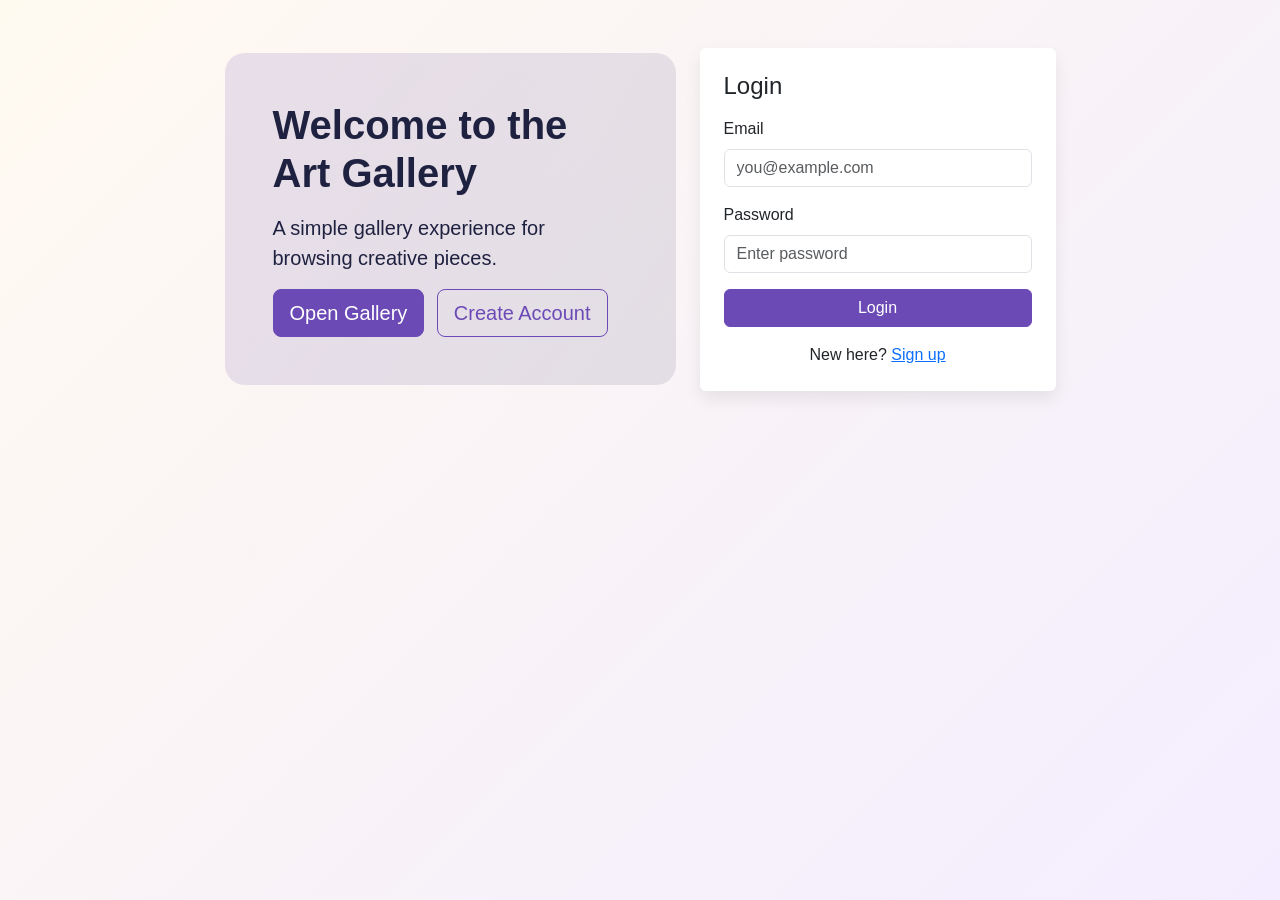
<file: index.html>
<!DOCTYPE html>
<html lang="en">
  <head>
    <meta charset="UTF-8" />
    <meta name="viewport" content="width=device-width, initial-scale=1.0" />
    <title>Art Gallery Portal</title>
    <link href="https://cdn.jsdelivr.net/npm/bootstrap@5.3.3/dist/css/bootstrap.min.css" rel="stylesheet" />
    <link rel="stylesheet" href="styles.css" />
  </head>
  <body>
    <div class="container py-5 page-shell">
      <div class="row justify-content-center align-items-center">
        <div class="col-lg-5">
          <div class="hero p-4 p-lg-5">
            <h1 class="display-6 fw-bold mb-3">Welcome to the Art Gallery</h1>
            <p class="lead">A simple gallery experience for browsing creative pieces.</p>
            <a href="gallery.html" class="btn btn-primary btn-lg">Open Gallery</a>
            <a href="signup.html" class="btn btn-outline-primary btn-lg ms-2">Create Account</a>
          </div>
        </div>
        <div class="col-lg-4 mt-4 mt-lg-0">
          <div class="card p-4">
            <h2 class="h4 mb-3">Login</h2>
            <form>
              <div class="mb-3">
                <label class="form-label">Email</label>
                <input type="email" class="form-control" placeholder="you@example.com" />
              </div>
              <div class="mb-3">
                <label class="form-label">Password</label>
                <input type="password" class="form-control" placeholder="Enter password" />
              </div>
              <button type="submit" class="btn btn-primary w-100">Login</button>
            </form>
            <p class="mt-3 mb-0 text-center">
              New here? <a href="signup.html">Sign up</a>
            </p>
          </div>
        </div>
      </div>
    </div>
  </body>
</html>
</file>
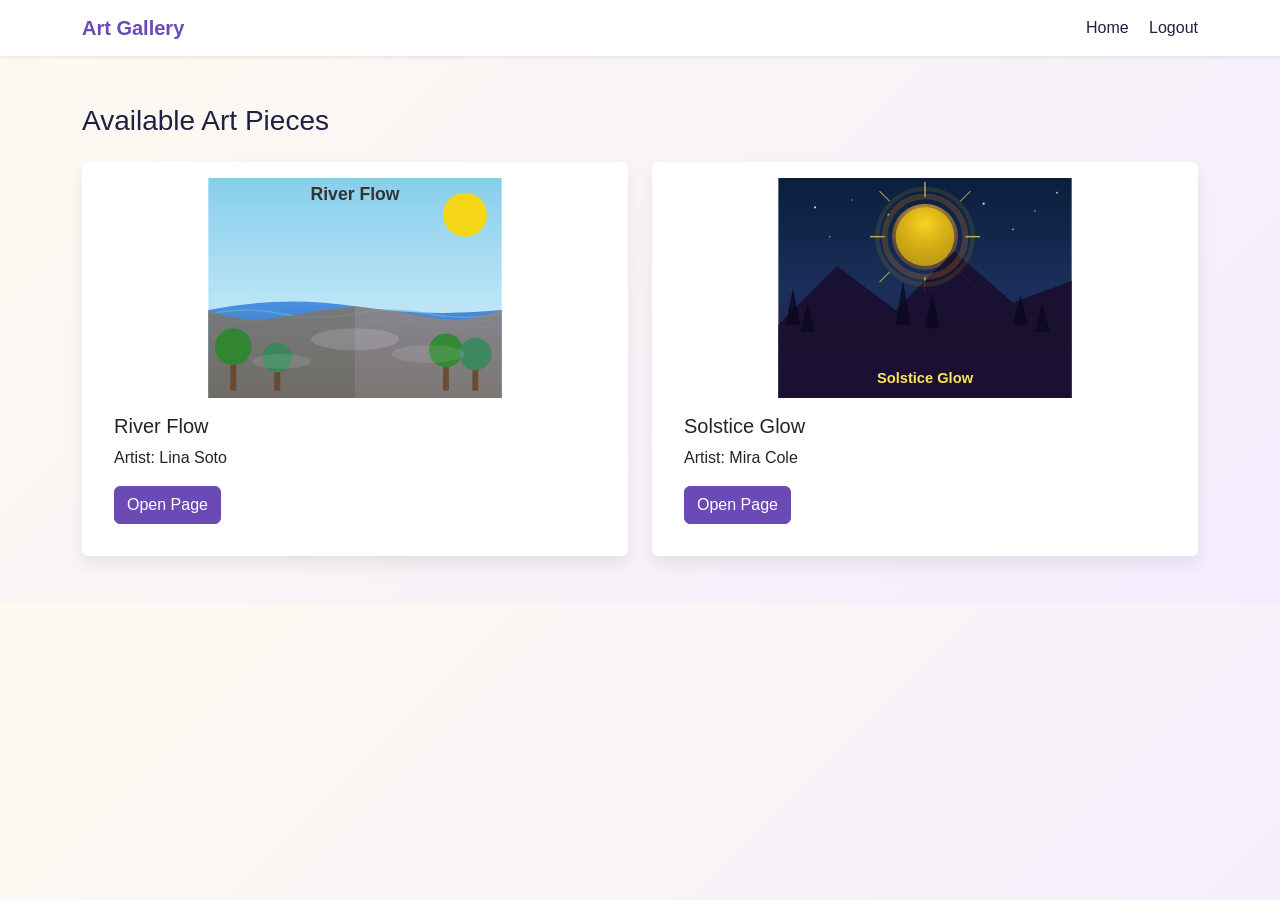
<file: art-display.html>
<!DOCTYPE html>
<html lang="en">
  <head>
    <meta charset="UTF-8" />
    <meta name="viewport" content="width=device-width, initial-scale=1.0" />
    <title>Art Display</title>
    <link href="https://cdn.jsdelivr.net/npm/bootstrap@5.3.3/dist/css/bootstrap.min.css" rel="stylesheet" />
    <link rel="stylesheet" href="styles.css" />
  </head>
  <body>
    <nav class="navbar navbar-expand-lg navbar-light bg-white shadow-sm">
      <div class="container">
        <a class="navbar-brand" href="gallery.html">Art Gallery</a>
        <div class="ms-auto">
          <a class="nav-link d-inline-block me-3" href="gallery.html">Home</a>
          <a class="nav-link d-inline-block" href="index.html">Logout</a>
        </div>
      </div>
    </nav>

    <div class="container py-5">
      <h1 class="h3 mb-4">Available Art Pieces</h1>
      <div class="row g-4">
        <div class="col-md-6">
          <div class="card p-3">
            <img src="river.svg" class="art-image rounded" alt="River artwork" />
            <div class="card-body">
              <h5 class="card-title">River Flow</h5>
              <p class="card-text">Artist: Lina Soto</p>
              <a href="art4.html" class="btn btn-primary">Open Page</a>
            </div>
          </div>
        </div>
        <div class="col-md-6">
          <div class="card p-3">
            <img src="solstice.svg" class="art-image rounded" alt="Solstice artwork" />
            <div class="card-body">
              <h5 class="card-title">Solstice Glow</h5>
              <p class="card-text">Artist: Mira Cole</p>
              <a href="art5.html" class="btn btn-primary">Open Page</a>
            </div>
          </div>
        </div>
      </div>
    </div>
  </body>
</html>
</file>
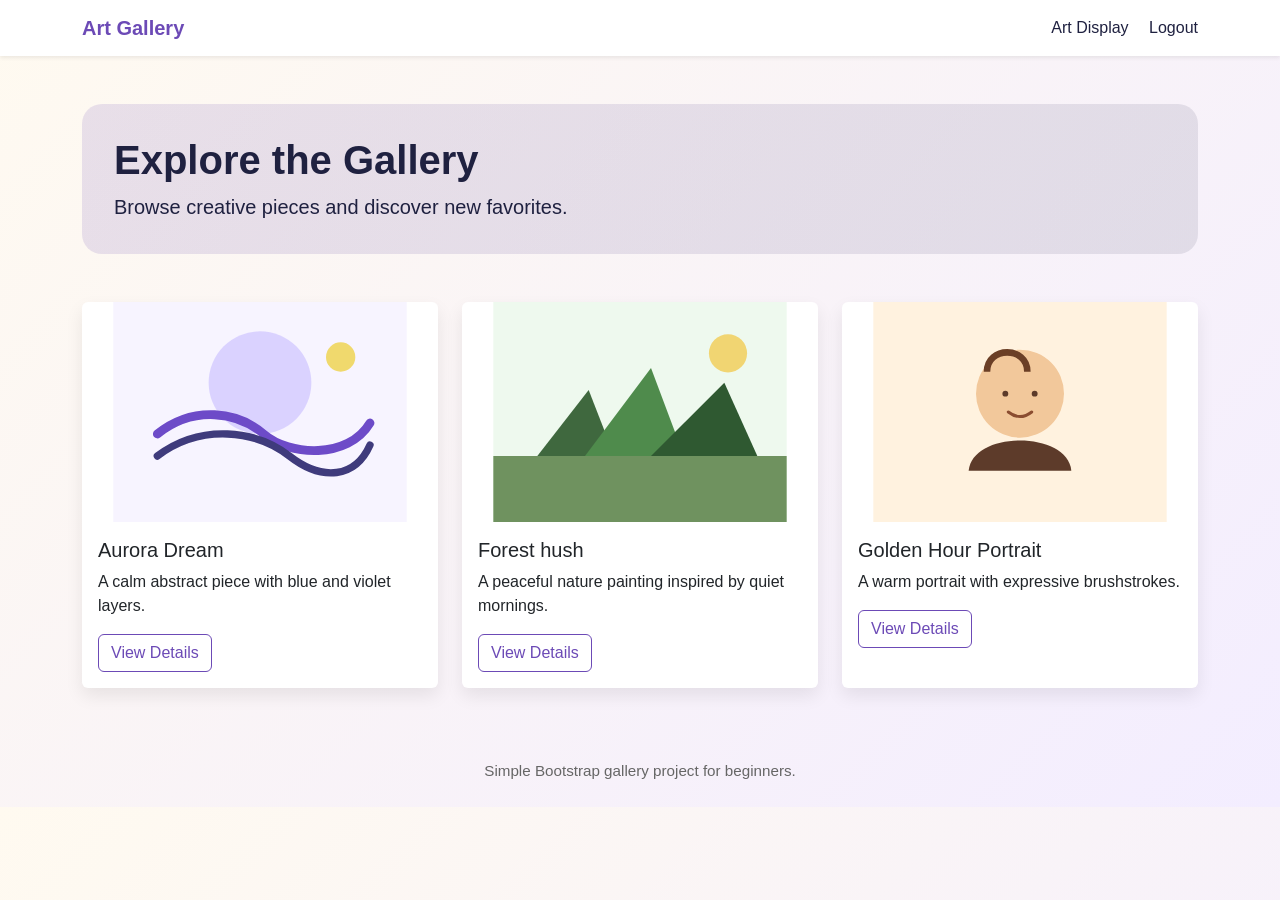
<file: gallery.html>
<!DOCTYPE html>
<html lang="en">
  <head>
    <meta charset="UTF-8" />
    <meta name="viewport" content="width=device-width, initial-scale=1.0" />
    <title>Gallery Home</title>
    <link href="https://cdn.jsdelivr.net/npm/bootstrap@5.3.3/dist/css/bootstrap.min.css" rel="stylesheet" />
    <link rel="stylesheet" href="styles.css" />
  </head>
  <body>
    <nav class="navbar navbar-expand-lg navbar-light bg-white shadow-sm">
      <div class="container">
        <a class="navbar-brand" href="gallery.html">Art Gallery</a>
        <div class="ms-auto">
          <a class="nav-link d-inline-block me-3" href="art-display.html">Art Display</a>
          <a class="nav-link d-inline-block" href="index.html">Logout</a>
        </div>
      </div>
    </nav>

    <div class="container py-5">
      <div class="hero mb-4">
        <h1 class="display-6 fw-bold">Explore the Gallery</h1>
        <p class="lead mb-0">Browse creative pieces and discover new favorites.</p>
      </div>

      <div class="row g-4 mt-2">
        <div class="col-md-6 col-lg-4">
          <div class="card h-100">
            <img src="aurora.svg" class="card-img-top art-image" alt="Aurora artwork" />
            <div class="card-body">
              <h5 class="card-title">Aurora Dream</h5>
              <p class="card-text">A calm abstract piece with blue and violet layers.</p>
              <a href="art1.html" class="btn btn-outline-primary">View Details</a>
            </div>
          </div>
        </div>
        <div class="col-md-6 col-lg-4">
          <div class="card h-100">
            <img src="forest.svg" class="card-img-top art-image" alt="Forest artwork" />
            <div class="card-body">
              <h5 class="card-title">Forest hush</h5>
              <p class="card-text">A peaceful nature painting inspired by quiet mornings.</p>
              <a href="art2.html" class="btn btn-outline-primary">View Details</a>
            </div>
          </div>
        </div>
        <div class="col-md-6 col-lg-4">
          <div class="card h-100">
            <img src="portrait.svg" class="card-img-top art-image" alt="Portrait artwork" />
            <div class="card-body">
              <h5 class="card-title">Golden Hour Portrait</h5>
              <p class="card-text">A warm portrait with expressive brushstrokes.</p>
              <a href="art3.html" class="btn btn-outline-primary">View Details</a>
            </div>
          </div>
        </div>
      </div>
    </div>

    <footer class="footer text-center py-4">
      <p class="mb-0">Simple Bootstrap gallery project for beginners.</p>
    </footer>
  </body>
</html>
</file>
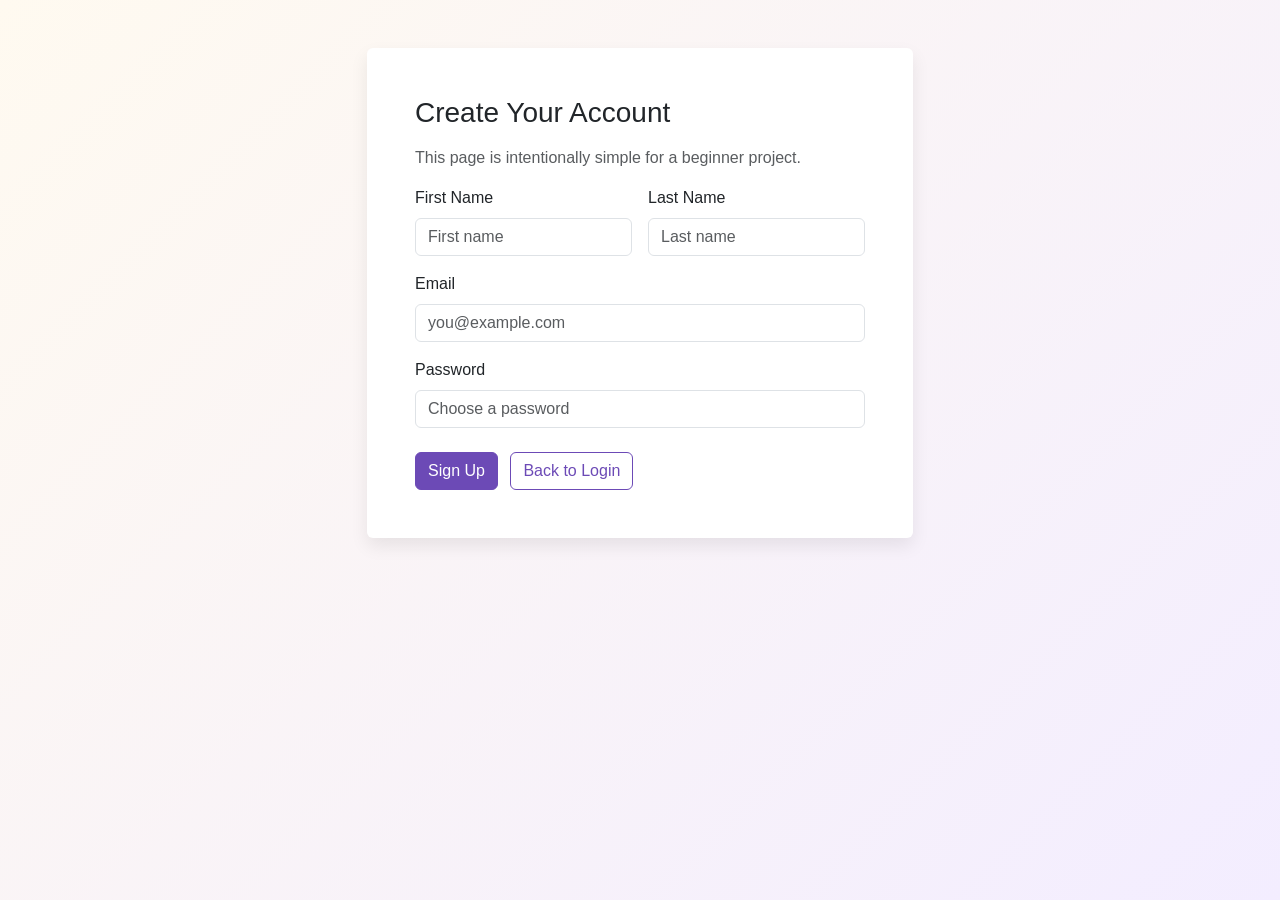
<file: signup.html>
<!DOCTYPE html>
<html lang="en">
  <head>
    <meta charset="UTF-8" />
    <meta name="viewport" content="width=device-width, initial-scale=1.0" />
    <title>Sign Up</title>
    <link href="https://cdn.jsdelivr.net/npm/bootstrap@5.3.3/dist/css/bootstrap.min.css" rel="stylesheet" />
    <link rel="stylesheet" href="styles.css" />
  </head>
  <body>
    <div class="container py-5 page-shell">
      <div class="row justify-content-center">
        <div class="col-lg-6">
          <div class="card p-4 p-lg-5">
            <h1 class="h3 mb-3">Create Your Account</h1>
            <p class="text-muted">This page is intentionally simple for a beginner project.</p>
            <form>
              <div class="row g-3">
                <div class="col-md-6">
                  <label class="form-label">First Name</label>
                  <input type="text" class="form-control" placeholder="First name" />
                </div>
                <div class="col-md-6">
                  <label class="form-label">Last Name</label>
                  <input type="text" class="form-control" placeholder="Last name" />
                </div>
                <div class="col-12">
                  <label class="form-label">Email</label>
                  <input type="email" class="form-control" placeholder="you@example.com" />
                </div>
                <div class="col-12">
                  <label class="form-label">Password</label>
                  <input type="password" class="form-control" placeholder="Choose a password" />
                </div>
              </div>
              <button type="submit" class="btn btn-primary mt-4">Sign Up</button>
              <a href="index.html" class="btn btn-outline-primary mt-4 ms-2">Back to Login</a>
            </form>
          </div>
        </div>
      </div>
    </div>
  </body>
</html>
</file>
<file: styles.css>
:root {
  --primary: #6c4ab6;
  --secondary: #1f2140;
  --soft: #f7f5ff;
}

body {
  font-family: 'Segoe UI', Tahoma, Geneva, Verdana, sans-serif;
  background: linear-gradient(135deg, #fffaf0, #f3edff);
  color: var(--secondary);
}

.navbar-brand {
  font-weight: 700;
  color: var(--primary) !important;
}

.hero {
  background: linear-gradient(120deg, rgba(108,74,182,0.15), rgba(31,33,64,0.1));
  border-radius: 1.25rem;
  padding: 2rem;
}

.card {
  border: 0;
  box-shadow: 0 8px 18px rgba(0,0,0,0.08);
  transition: transform 0.2s ease, box-shadow 0.2s ease;
}

.card:hover {
  transform: translateY(-4px);
  box-shadow: 0 12px 24px rgba(0,0,0,0.12);
}

.art-image {
  height: 220px;
  width: 100%;
  display: block;
}

.page-shell {
  min-height: 100vh;
}

.btn-primary {
  background-color: var(--primary);
  border-color: var(--primary);
}

.btn-outline-primary {
  color: var(--primary);
  border-color: var(--primary);
}

.btn-outline-primary:hover {
  background-color: var(--primary);
  color: white;
}

.footer {
  color: #666;
  font-size: 0.95rem;
}
</file>
